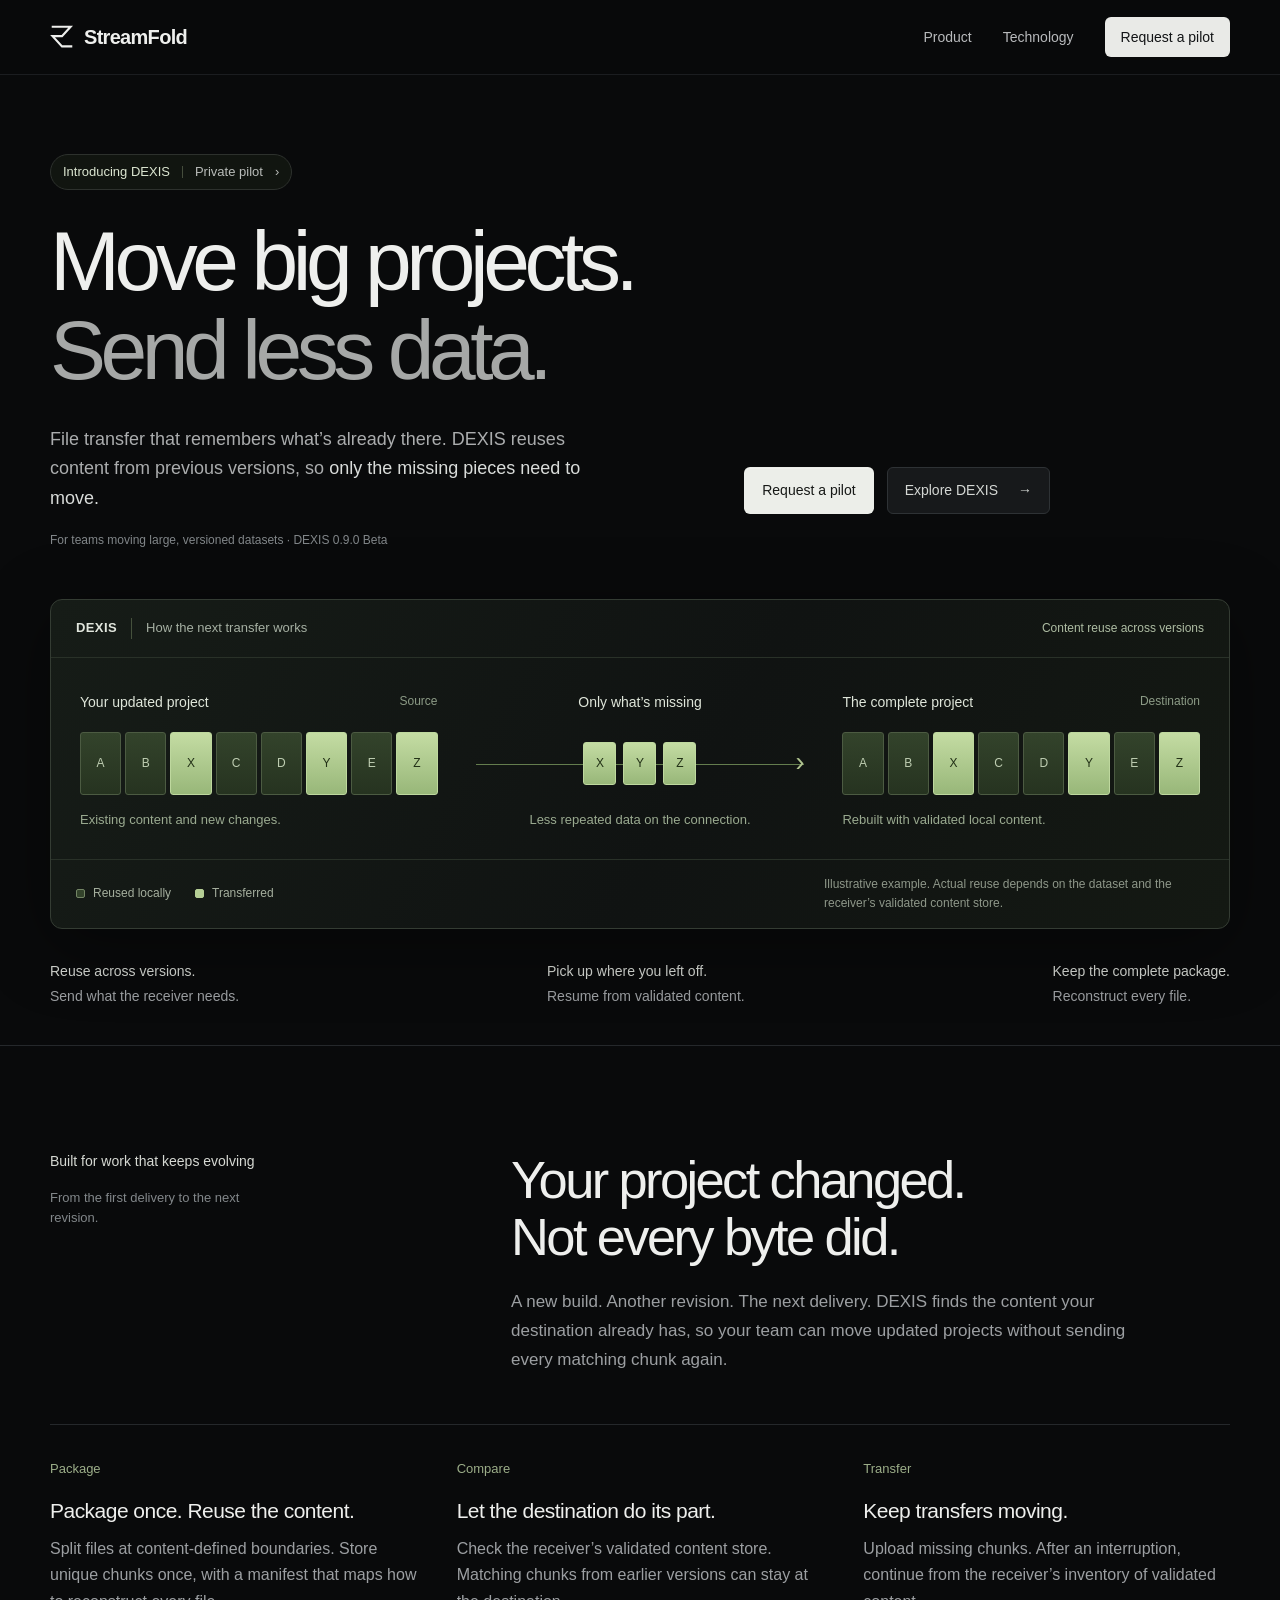
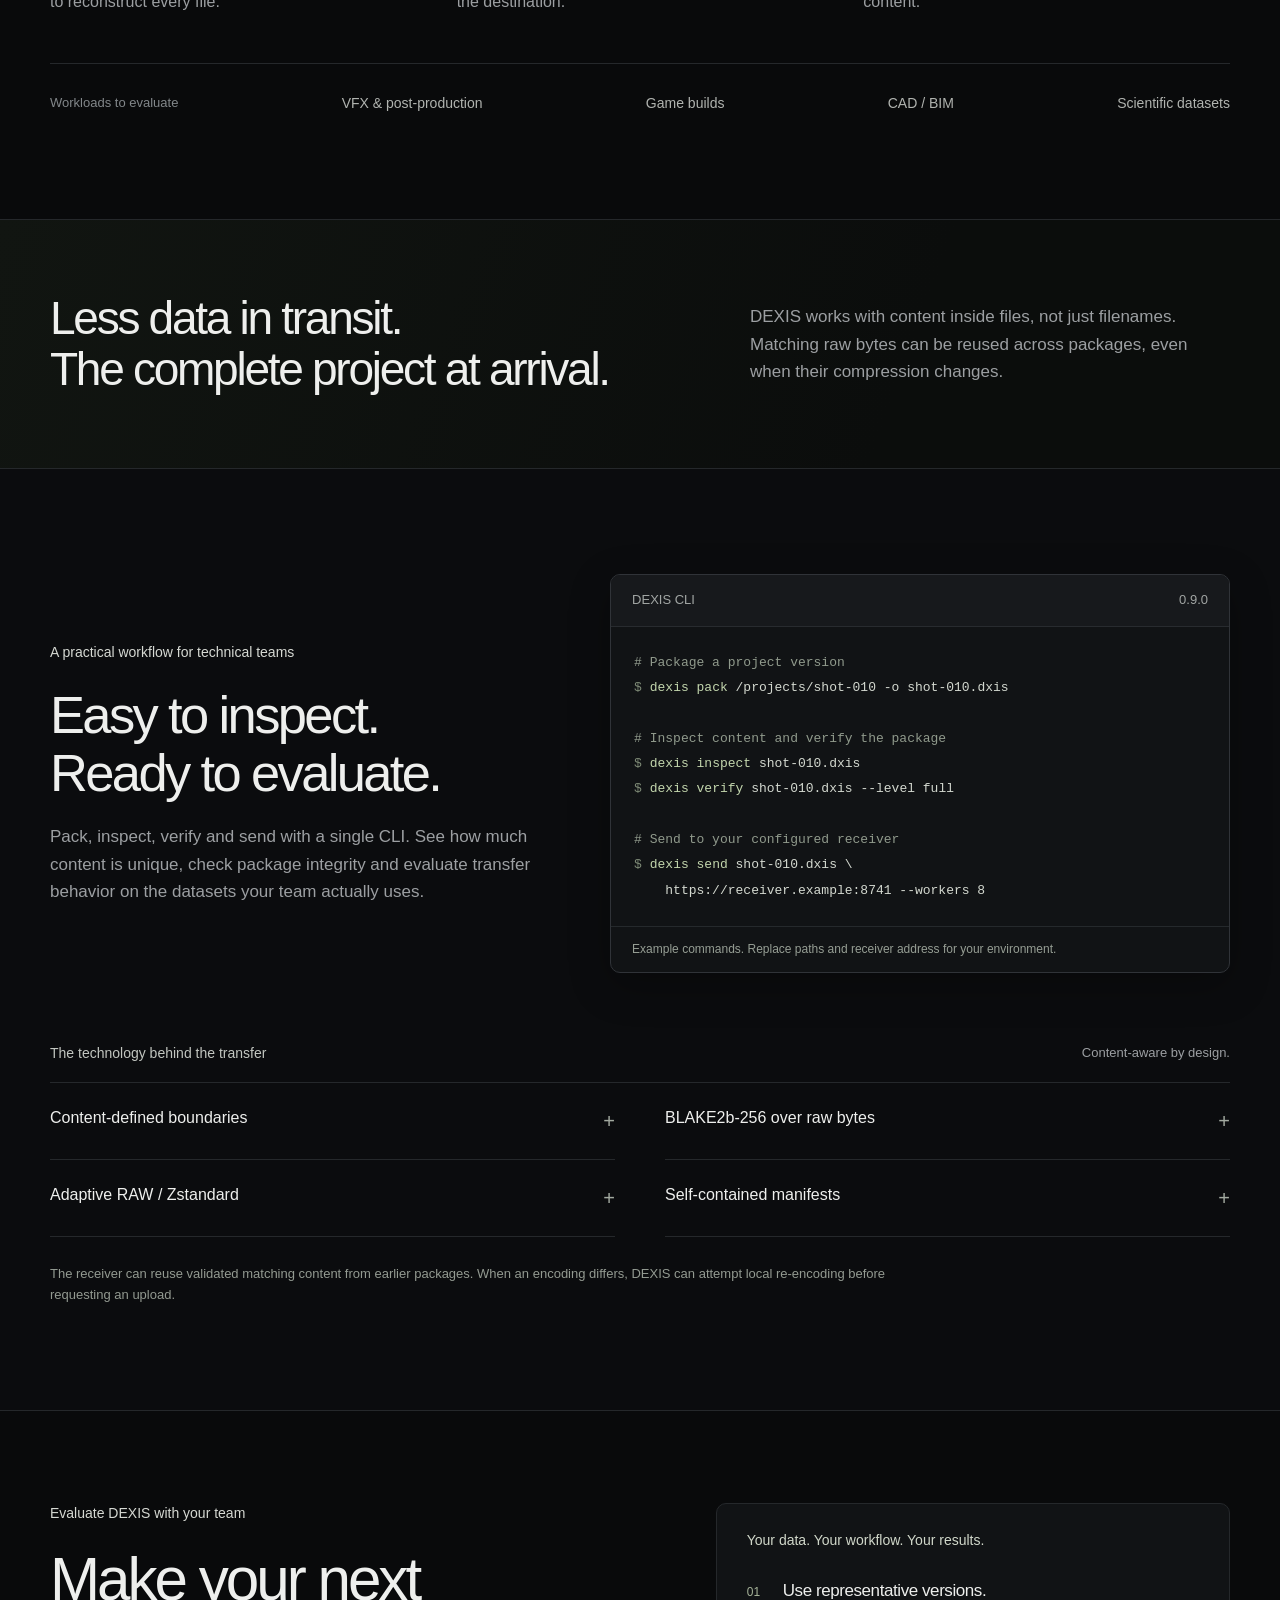
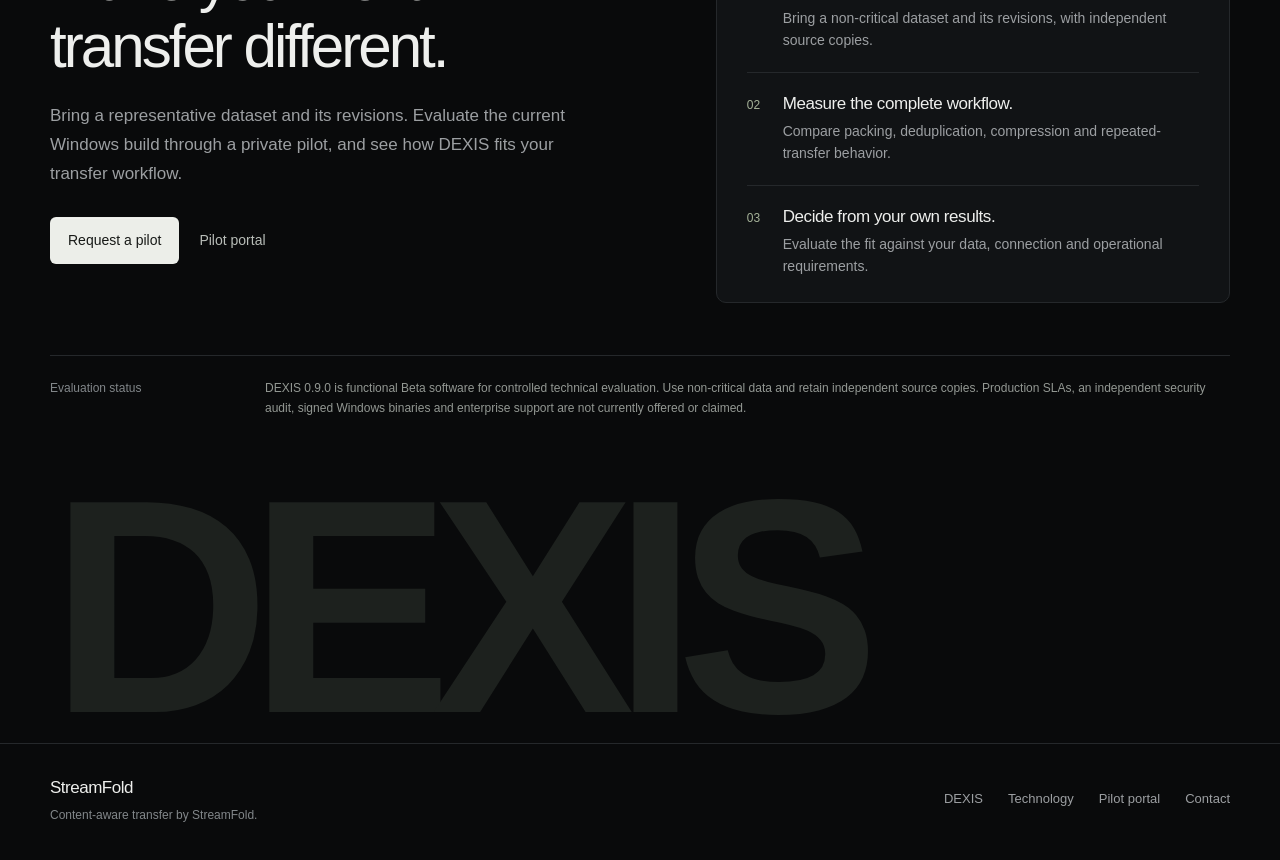
<file: index.html>
<!doctype html>
<html lang="en">
<head>
  <meta charset="utf-8">
  <meta name="viewport" content="width=device-width, initial-scale=1">
  <meta name="theme-color" content="#090a0b">
  <meta name="description" content="DEXIS by StreamFold transfers the missing content between project versions. Explore content-aware transfer for large datasets in a controlled private B2B pilot.">
  <title>DEXIS — Move big projects. Send less data. | StreamFold</title>
  <style>
    :root{--bg:#090a0b;--panel:#111315;--ink:#eeefed;--muted:#9c9fa2;--dim:#82878a;--line:#25282b;--accent:#b5c994;--sans:Inter,-apple-system,BlinkMacSystemFont,"Segoe UI",Helvetica,Arial,sans-serif;--mono:Consolas,"SFMono-Regular",monospace;--max:1180px}
    *{box-sizing:border-box}
    html{scroll-behavior:smooth;scroll-padding-top:100px;background:var(--bg)}
    body{margin:0;background:var(--bg);color:var(--ink);font:16px/1.6 var(--sans);-webkit-font-smoothing:antialiased}
    ::selection{background:var(--accent);color:var(--bg)}
    a{color:inherit;text-decoration:none}button{font:inherit}p{margin:0}svg{display:block}
    a,button,summary{-webkit-tap-highlight-color:transparent}
    a:focus-visible,button:focus-visible,summary:focus-visible{outline:2px solid var(--accent);outline-offset:5px}
    .wrap{width:min(calc(100% - 80px),var(--max));margin-inline:auto}
    .skip{position:fixed;top:10px;left:10px;z-index:100;background:var(--ink);color:var(--bg);padding:10px 20px;transform:translateY(-160%)}.skip:focus{transform:none}
    .nav{position:sticky;top:0;z-index:20;background:rgba(9,10,11,.94);backdrop-filter:blur(16px);border-bottom:1px solid #1b1d20}
    .nav-inner{min-height:74px;display:flex;align-items:center;justify-content:space-between;gap:30px}
    .brand{display:flex;align-items:center;gap:10px;font-size:20px;font-weight:600;letter-spacing:-.7px}.brand-mark{width:24px;height:26px;color:var(--ink)}
    .nav-links{display:flex;align-items:center;gap:31px;color:#b8babc;font-size:14px}.nav-links a:hover{color:white}
    .nav-cta{background:#e9eae7;color:#121416!important;padding:9px 16px;border-radius:6px;font-weight:500}.nav-cta:hover{background:white}
    .hero{border-bottom:1px solid var(--line);padding-top:79px;position:relative;overflow:hidden}
    .hero-intro{position:relative;max-width:1000px;padding-bottom:49px}
    .announcement{display:inline-flex;align-items:center;gap:12px;color:#b9bcb9;font-size:13px;line-height:1.5;border:1px solid #2d312d;border-radius:20px;padding:7px 12px;background:#111510}
    .announcement b{font-weight:500;color:#dce6d1}.announcement .separator{height:12px;width:1px;background:#454d3c}
    h1{font-size:clamp(52px,6.6vw,84px);font-weight:500;letter-spacing:-.065em;line-height:1.06;margin:27px 0 0;max-width:1010px}
    h1 span{color:#a6a8a7}
    .hero-description{display:flex;justify-content:space-between;gap:65px;align-items:flex-end;margin-top:30px}
    .hero-copy{max-width:570px;font-size:18px;color:#abadae;line-height:1.65}.hero-copy strong{color:#d9dcda;font-weight:400}
    .actions{display:flex;align-items:center;gap:13px;flex-wrap:wrap;flex-shrink:0}
    .button{min-height:45px;display:inline-flex;align-items:center;justify-content:center;gap:20px;padding:11px 17px;border-radius:6px;font-size:14px;font-weight:500;border:1px solid transparent;transition:background .2s,border-color .2s}
    .primary{background:#eceee9;color:#171917;box-shadow:0 1px 1px #ffffff40 inset}.primary:hover{background:white}
    .secondary{background:#17191b;border-color:#2e3235;color:#d4d7d4}.secondary:hover{background:#232729;border-color:#505552}
    .text-link{font-size:14px;color:#b8bdb8;padding:10px 0}.text-link:hover{color:white}
    .status{margin-top:17px;font-size:12px;color:var(--dim)}
    .transfer-figure{margin:0;border:1px solid #343c33;border-radius:12px;background:linear-gradient(120deg,#161c17,#101312 55%,#141913);overflow:hidden;position:relative;box-shadow:0 16px 70px #0006}
    .figure-head{display:flex;justify-content:space-between;align-items:center;gap:20px;padding:18px 25px;border-bottom:1px solid #293128;font-size:13px;color:#a6b0a3}
    .figure-title{display:flex;align-items:center;gap:14px}.figure-title strong{font-weight:600;color:#e1e6dd;letter-spacing:.4px}.figure-title span{border-left:1px solid #45513c;padding-left:14px}
    .figure-tag{font-size:12px;color:#aebda3}
    .flow-grid{display:grid;grid-template-columns:1fr .92fr 1fr;gap:38px;padding:33px 29px 29px;align-items:start}
    .flow-column{min-width:0}.data-label{display:flex;align-items:center;justify-content:space-between;gap:14px;font-size:14px;color:#dfe6da;margin-bottom:19px}.data-label small{font-size:12px;color:#8c9b86}
    .chunks{display:grid;grid-template-columns:repeat(8,minmax(0,1fr));gap:4px}.chunk{height:63px;border:1px solid #4c5b42;background:linear-gradient(#33432b,#263320);border-radius:3px;display:flex;align-items:center;justify-content:center;font-size:12px;color:#becdb1}
    .chunk.new{background:linear-gradient(#c4dca3,#98b779);border-color:#bed89e;color:#223016}
    .flow-note{font-size:13px;color:#9aaa90;margin-top:15px;line-height:1.5}
    .connection{display:flex;gap:7px;align-items:center;justify-content:center;min-height:63px;position:relative}
    .connection::before{content:"";position:absolute;inset:50% 0 auto;height:1px;background:#647d4e}
    .connection .chunk{position:relative;width:33px;height:43px}
    .connection::after{content:"›";position:absolute;right:0;top:9px;font-size:27px;color:#afc38f}
    .flow-column.middle .data-label{justify-content:center}.flow-column.middle .flow-note{text-align:center}
    .figure-foot{display:flex;align-items:center;justify-content:space-between;gap:20px;flex-wrap:wrap;padding:15px 25px;border-top:1px solid #293128;font-size:12px;color:#a5af9e}
    .legends{display:flex;gap:24px;flex-wrap:wrap}.legend{display:flex;align-items:center;gap:8px}.swatch{width:9px;height:9px;background:#33432b;border:1px solid #738565;border-radius:2px}.swatch.new{background:#b5ce95;border-color:#b5ce95}
    .figure-caption{font-size:12px;color:#8e9789;line-height:1.6;max-width:380px}
    .hero-bottom{display:flex;gap:30px;justify-content:space-between;padding:31px 0 37px}.hero-bottom p{font-size:14px;color:var(--muted)}.hero-bottom b{font-weight:500;color:#d5d8d3;display:block;margin-bottom:3px}
    .section{padding:105px 0;border-bottom:1px solid var(--line)}
    .section-heading{display:grid;grid-template-columns:.8fr 1.55fr;gap:90px;margin-bottom:49px}
    .section-index{font-size:14px;line-height:1.5;color:#d6d9d3;font-weight:500;margin-bottom:16px}.eyebrow{font-size:13px;color:var(--dim);line-height:1.55;max-width:210px}
    h2{font-size:clamp(37px,4.1vw,54px);font-weight:500;letter-spacing:-.05em;line-height:1.1;margin:0;max-width:740px;text-wrap:balance}
    .lead{font-size:17px;color:var(--muted);line-height:1.7;margin-top:22px;max-width:660px}
    h3{font-size:21px;line-height:1.3;letter-spacing:-.025em;font-weight:500;margin:0 0 12px}
    .steps{display:grid;grid-template-columns:repeat(3,1fr);gap:40px;padding-top:34px;border-top:1px solid var(--line)}
    .step-number{font-size:13px;color:#9cae89;display:block;margin-bottom:17px}.step p{font-size:16px;color:var(--muted);line-height:1.65}
    .workloads{display:flex;align-items:center;justify-content:space-between;gap:18px;flex-wrap:wrap;border-top:1px solid var(--line);padding-top:28px;margin-top:48px;font-size:14px;color:#b1b4b0}.workloads .eyebrow{max-width:none}
    .statement-section{padding:73px 0;border-bottom:1px solid var(--line);background:linear-gradient(110deg,#111511,#0b0d0c 70%)}
    .statement-inner{display:grid;grid-template-columns:1.25fr 1fr;gap:100px;align-items:center}.statement-inner h2{font-size:clamp(35px,3.6vw,47px)}.statement-inner p{font-size:17px;color:var(--muted);max-width:440px}
    .technology{background:#0b0c0e}.pipeline{display:grid;grid-template-columns:.9fr 1.15fr;gap:75px;align-items:center;padding-bottom:70px}.pipeline h2{margin-top:23px}.pipeline p{font-size:17px;color:var(--muted);margin-top:22px}
    .terminal{min-width:0;background:#111315;border:1px solid #303338;border-radius:10px;overflow:hidden;box-shadow:0 12px 40px #0004}
    .terminal-head{display:flex;justify-content:space-between;gap:18px;padding:15px 21px;font-size:13px;color:#a2a6a4;border-bottom:1px solid #282b2f;background:#17191c}
    .terminal pre{margin:0;padding:23px;overflow-x:auto;font:13px/1.95 var(--mono);color:#d4d9d0}.terminal code{font:inherit}.terminal .comment{color:#909a8c}.terminal .command{color:#c3d6ad}.terminal .prompt{color:#7e8a76;user-select:none}
    .terminal-note{font-size:12px!important;padding:13px 21px;border-top:1px solid #25292c;margin:0!important;color:#969e94!important}
    .spec-heading{display:flex;justify-content:space-between;gap:25px;padding-bottom:17px;border-bottom:1px solid var(--line)}.spec-heading .eyebrow{max-width:none;color:#c2c6c0;font-size:14px}.spec-heading p{font-size:13px;color:var(--muted)}
    .specs{display:grid;grid-template-columns:1fr 1fr;gap:0 50px}details{border-bottom:1px solid var(--line)}
    summary{list-style:none;cursor:pointer;display:grid;grid-template-columns:1fr auto;gap:15px;padding:23px 0;font-size:16px;font-weight:400;line-height:1.5}summary::-webkit-details-marker{display:none}summary::after{content:"+";font-size:20px;color:#a3aaa0}details[open] summary::after{content:"−"}.spec-label{display:none}
    details p{font-size:15px;line-height:1.65;color:var(--muted);padding:0 25px 24px 0}.reuse-note{font-size:13px;color:#939a91;margin-top:27px;max-width:850px}
    .pilot{padding:92px 0 0;overflow:hidden}.pilot-grid{display:grid;grid-template-columns:1.1fr 1fr;gap:100px;align-items:start}.pilot h2{margin-top:23px;font-size:clamp(42px,4.7vw,64px)}.pilot .lead{font-size:17px;max-width:520px}.pilot .actions{margin-top:29px;gap:20px}
    .evaluation{padding:25px 30px;border:1px solid var(--line);border-radius:10px;background:#111315}.evaluation-title{font-size:14px;color:#d1d8ca;font-weight:500;padding-bottom:8px}.evaluation-row{display:grid;grid-template-columns:22px 1fr;gap:14px;padding:20px 0;border-bottom:1px solid var(--line)}.evaluation-row:last-child{border:0;padding-bottom:0}.evaluation-row>span{font-size:12px;color:#a6b399;padding-top:3px}.evaluation-row h3{font-size:17px;margin-bottom:5px}.evaluation-row p{font-size:14px;color:var(--muted);line-height:1.6}
    .disclaimer{margin-top:52px;padding:23px 0;display:grid;grid-template-columns:180px 1fr;gap:35px;border-top:1px solid var(--line)}.disclaimer p{font-size:12px;color:#939893}.disclaimer .eyebrow{font-size:12px}
    .wordmark{font-size:clamp(100px,24vw,305px);font-weight:600;letter-spacing:-.07em;line-height:1;margin:13px 0 -16px;color:#1d211e;user-select:none}
    footer{border-top:1px solid var(--line);padding:30px 0 35px}.footer-inner{display:flex;align-items:center;justify-content:space-between;gap:25px}.footer-brand{font-size:17px;font-weight:500;letter-spacing:-.5px}.footer-sub{font-size:12px;color:var(--dim);margin-top:5px}.footer-links{display:flex;gap:25px;font-size:13px;color:var(--muted)}.footer-links a:hover{color:white}
    @media(min-width:1500px){.hero{padding-top:100px}.hero-intro{padding-bottom:62px}}
    @media(max-width:1050px){.hero-description{gap:35px;align-items:start;flex-direction:column}.hero-copy{max-width:640px}.hero-intro{padding-bottom:38px}.flow-grid{gap:23px;padding-inline:23px}.section-heading{gap:55px}.pipeline{gap:40px}.pilot-grid{gap:50px}.statement-inner{gap:60px}.chunk{height:52px}.connection{min-height:52px}.connection::after{top:3px}}
    @media(max-width:800px){.wrap{width:calc(100% - 48px)}.hero{padding-top:56px}h1{font-size:clamp(45px,7.8vw,65px)}.flow-grid{grid-template-columns:1fr;gap:26px;padding:25px}.chunk{height:40px}.flow-column.middle .data-label,.flow-column.middle .flow-note{text-align:left;justify-content:flex-start}.connection{justify-content:flex-start;min-height:44px;padding-left:12px}.connection::before{right:35%}.connection::after{right:35%;top:0}.connection .chunk{height:32px}.data-label{margin-bottom:12px}.flow-note{margin-top:10px}.figure-foot{gap:14px}.figure-caption{max-width:none}.hero-bottom{gap:20px}.hero-bottom p{font-size:13px}.section{padding:76px 0}.section-heading{grid-template-columns:1fr;gap:22px}.section-heading .section-index{margin-bottom:5px}.eyebrow{max-width:none}.steps{gap:25px}.statement-inner{grid-template-columns:1fr;gap:22px}.statement-inner p{max-width:640px}.pipeline{grid-template-columns:1fr;gap:30px;padding-bottom:50px}.pipeline>div:first-child{max-width:600px}.pilot-grid{grid-template-columns:1fr;gap:35px}.pilot{padding-top:70px}.specs{gap:0 30px}.disclaimer{grid-template-columns:1fr;gap:10px}.wordmark{margin-bottom:-9px}}
    @media(max-width:550px){.wrap{width:calc(100% - 36px)}.nav-inner{min-height:68px;gap:15px}.brand{font-size:18px}.brand-mark{width:21px}.nav-links>a:not(.nav-cta){display:none}.nav-links{gap:0}.nav-cta{font-size:13px;padding:8px 12px}.hero{padding-top:40px}h1{font-size:clamp(39px,9.3vw,52px);letter-spacing:-.055em;line-height:1.1;margin-top:25px}.announcement{font-size:12px;gap:9px}.hero-description{margin-top:24px;gap:24px}.hero-copy{font-size:17px}.actions{gap:10px}.button{font-size:14px;padding:11px 14px;gap:12px}.figure-head{padding:15px 17px;gap:10px}.figure-title{gap:10px}.figure-title span{padding-left:10px;font-size:12px}.figure-tag{display:none}.flow-grid{padding:22px 17px}.figure-foot{padding:17px}.legends{gap:18px}.hero-bottom{display:grid;grid-template-columns:1fr;gap:0;padding:14px 0 24px}.hero-bottom p{padding:13px 0;font-size:14px}.hero-bottom p+p{border-top:1px solid var(--line)}.hero-bottom b{display:inline;margin-right:6px}.section{padding:61px 0}.section-heading{margin-bottom:30px}h2{font-size:36px;letter-spacing:-.045em}.steps{grid-template-columns:1fr;gap:0;padding-top:0}.step{padding:25px 0;border-bottom:1px solid var(--line)}.step:last-child{border:0;padding-bottom:0}.step-number{margin-bottom:10px}.workloads{justify-content:flex-start;gap:14px 23px;margin-top:35px}.workloads .eyebrow{width:100%}.statement-section{padding:44px 0}.statement-inner h2{font-size:35px}.statement-inner p{font-size:16px}.terminal pre{padding:18px;font-size:13px}.terminal-head{padding:14px 18px;font-size:12px}.spec-heading{display:block}.spec-heading p{margin-top:7px}.specs{grid-template-columns:1fr}.pilot h2{font-size:42px}.pilot .actions{gap:10px 21px}.evaluation{padding:22px}.disclaimer{margin-top:34px}.footer-inner{align-items:start;flex-direction:column;gap:23px}.footer-links{gap:20px;flex-wrap:wrap}}
    @media(prefers-reduced-motion:reduce){html{scroll-behavior:auto}*,*::before,*::after{transition:none!important}}
    @media print{.nav,.skip,.actions,.wordmark{display:none}.hero{padding-top:20px}.section,.pilot{padding:30px 0}.wrap{width:100%}.section-heading,.pipeline,.pilot-grid{display:block}.transfer-figure,.terminal{margin-top:20px}body{print-color-adjust:exact;-webkit-print-color-adjust:exact}}
  </style>
</head>
<body>
  <a href="#main" class="skip">Skip to content</a>
  <nav class="nav" aria-label="Main navigation">
    <div class="wrap nav-inner">
      <a class="brand" href="#main" aria-label="StreamFold home">
        <svg class="brand-mark" viewBox="0 0 28 30" fill="none" aria-hidden="true"><path d="M2 3H24L14 14H3L14 26H26" stroke="currentColor" stroke-width="2.5" stroke-linejoin="miter"/></svg>
        StreamFold
      </a>
      <div class="nav-links">
        <a href="#second-transfer">Product</a>
        <a href="#inside">Technology</a>
        <a class="nav-cta" href="#pilot">Request a pilot</a>
      </div>
    </div>
  </nav>

  <main id="main">
    <header class="hero">
      <div class="wrap">
        <div class="hero-intro">
          <a class="announcement" href="#pilot"><b>Introducing DEXIS</b><span class="separator" aria-hidden="true"></span>Private pilot <span aria-hidden="true">›</span></a>
          <h1>Move big projects.<br><span>Send less data.</span></h1>
          <div class="hero-description">
            <p class="hero-copy">File transfer that remembers what’s already there. DEXIS reuses content from previous versions, so <strong>only the missing pieces need to move.</strong></p>
            <div class="actions"><a class="button primary" href="#pilot">Request a pilot</a><a class="button secondary" href="#second-transfer">Explore DEXIS <span aria-hidden="true">→</span></a></div>
          </div>
          <p class="status">For teams moving large, versioned datasets · DEXIS 0.9.0 Beta</p>
        </div>
        <figure class="transfer-figure" aria-labelledby="flow-title flow-caption">
          <div class="figure-head"><div class="figure-title"><strong>DEXIS</strong><span id="flow-title">How the next transfer works</span></div><span class="figure-tag">Content reuse across versions</span></div>
          <div class="flow-grid">
            <div class="flow-column">
              <div class="data-label"><span>Your updated project</span><small>Source</small></div>
              <div class="chunks" aria-label="Updated content: A, B, X, C, D, Y, E, Z."><span class="chunk">A</span><span class="chunk">B</span><span class="chunk new">X</span><span class="chunk">C</span><span class="chunk">D</span><span class="chunk new">Y</span><span class="chunk">E</span><span class="chunk new">Z</span></div>
              <p class="flow-note">Existing content and new changes.</p>
            </div>
            <div class="flow-column middle">
              <div class="data-label"><span>Only what’s missing</span></div>
              <div class="connection" aria-label="Only missing chunks X, Y, Z cross the connection."><span class="chunk new">X</span><span class="chunk new">Y</span><span class="chunk new">Z</span></div>
              <p class="flow-note">Less repeated data on the connection.</p>
            </div>
            <div class="flow-column">
              <div class="data-label"><span>The complete project</span><small>Destination</small></div>
              <div class="chunks" aria-label="Reconstructed content: A, B, X, C, D, Y, E, Z."><span class="chunk">A</span><span class="chunk">B</span><span class="chunk new">X</span><span class="chunk">C</span><span class="chunk">D</span><span class="chunk new">Y</span><span class="chunk">E</span><span class="chunk new">Z</span></div>
              <p class="flow-note">Rebuilt with validated local content.</p>
            </div>
          </div>
          <figcaption class="figure-foot" id="flow-caption"><div class="legends"><span class="legend"><i class="swatch" aria-hidden="true"></i>Reused locally</span><span class="legend"><i class="swatch new" aria-hidden="true"></i>Transferred</span></div><span class="figure-caption">Illustrative example. Actual reuse depends on the dataset and the receiver’s validated content store.</span></figcaption>
        </figure>
        <div class="hero-bottom">
          <p><b>Reuse across versions.</b>Send what the receiver needs.</p>
          <p><b>Pick up where you left off.</b>Resume from validated content.</p>
          <p><b>Keep the complete package.</b>Reconstruct every file.</p>
        </div>
      </div>
    </header>

    <section class="section" id="second-transfer">
      <div class="wrap">
        <div class="section-heading">
          <div><div class="section-index">Built for work that keeps evolving</div><div class="eyebrow">From the first delivery to the next revision.</div></div>
          <div><h2>Your project changed.<br>Not every byte did.</h2><p class="lead">A new build. Another revision. The next delivery. DEXIS finds the content your destination already has, so your team can move updated projects without sending every matching chunk again.</p></div>
        </div>
        <div class="steps">
          <article class="step"><span class="step-number">Package</span><h3>Package once. Reuse the content.</h3><p>Split files at content-defined boundaries. Store unique chunks once, with a manifest that maps how to reconstruct every file.</p></article>
          <article class="step"><span class="step-number">Compare</span><h3>Let the destination do its part.</h3><p>Check the receiver’s validated content store. Matching chunks from earlier versions can stay at the destination.</p></article>
          <article class="step"><span class="step-number">Transfer</span><h3>Keep transfers moving.</h3><p>Upload missing chunks. After an interruption, continue from the receiver’s inventory of validated content.</p></article>
        </div>
        <div class="workloads" aria-label="Workloads to evaluate"><span class="eyebrow">Workloads to evaluate</span><span>VFX &amp; post-production</span><span>Game builds</span><span>CAD / BIM</span><span>Scientific datasets</span></div>
      </div>
    </section>

    <section class="statement-section" aria-labelledby="reuse-heading">
      <div class="wrap statement-inner">
        <h2 id="reuse-heading">Less data in transit.<br>The complete project at arrival.</h2>
        <p>DEXIS works with content inside files, not just filenames. Matching raw bytes can be reused across packages, even when their compression changes.</p>
      </div>
    </section>

    <section class="section technology" id="inside">
      <div class="wrap">
        <div class="pipeline">
          <div><div class="section-index">A practical workflow for technical teams</div><h2>Easy to inspect.<br>Ready to evaluate.</h2><p>Pack, inspect, verify and send with a single CLI. See how much content is unique, check package integrity and evaluate transfer behavior on the datasets your team actually uses.</p></div>
          <div class="terminal" aria-label="DEXIS command examples">
            <div class="terminal-head"><span>DEXIS CLI</span><span>0.9.0</span></div>
            <pre><code><span class="comment"># Package a project version</span>
<span class="prompt">$</span> <span class="command">dexis pack</span> /projects/shot-010 -o shot-010.dxis

<span class="comment"># Inspect content and verify the package</span>
<span class="prompt">$</span> <span class="command">dexis inspect</span> shot-010.dxis
<span class="prompt">$</span> <span class="command">dexis verify</span> shot-010.dxis --level full

<span class="comment"># Send to your configured receiver</span>
<span class="prompt">$</span> <span class="command">dexis send</span> shot-010.dxis \
    https://receiver.example:8741 --workers 8</code></pre>
            <p class="terminal-note">Example commands. Replace paths and receiver address for your environment.</p>
          </div>
        </div>
        <div class="spec-heading"><div class="eyebrow">The technology behind the transfer</div><p>Content-aware by design.</p></div>
        <div class="specs">
          <details><summary><span class="spec-label">CHUNKING</span>Content-defined boundaries</summary><p>FastCDC-style chunking identifies boundaries from file content. A native Rust/PyO3 scanner handles the bytewise hot path, with a matching Python fallback as the reference path.</p></details>
          <details><summary><span class="spec-label">IDENTITY</span>BLAKE2b-256 over raw bytes</summary><p>Chunk identity comes from the original, uncompressed bytes. Compression choices do not change how DEXIS identifies the underlying content.</p></details>
          <details><summary><span class="spec-label">STORAGE</span>Adaptive RAW / Zstandard</summary><p>Adaptive mode probes new unique chunks and keeps Zstandard only when the complete chunk meets the configured savings threshold. Otherwise, it stores the raw content.</p></details>
          <details><summary><span class="spec-label">REBUILD</span>Self-contained manifests</summary><p>SQLite manifests record exact reconstruction maps. Packages remain self-contained, without a permanent dependency on the receiver’s shared cache.</p></details>
        </div>
        <p class="reuse-note">The receiver can reuse validated matching content from earlier packages. When an encoding differs, DEXIS can attempt local re-encoding before requesting an upload.</p>
      </div>
    </section>

    <section class="pilot" id="pilot">
      <div class="wrap">
        <div class="pilot-grid">
          <div>
            <div class="section-index">Evaluate DEXIS with your team</div>
            <h2>Make your next<br>transfer different.</h2>
            <p class="lead">Bring a representative dataset and its revisions. Evaluate the current Windows build through a private pilot, and see how DEXIS fits your transfer workflow.</p>
            <div class="actions">
              <a class="button primary" href="mailto:pilot@streamfolds.com.br?subject=DEXIS%20%E2%80%94%20Private%20pilot%20inquiry">Request a pilot</a>
              <a class="text-link" href="pilot/">Pilot portal</a>
            </div>
          </div>
          <div class="evaluation">
            <div class="evaluation-title">Your data. Your workflow. Your results.</div>
            <div class="evaluation-row"><span>01</span><div><h3>Use representative versions.</h3><p>Bring a non-critical dataset and its revisions, with independent source copies.</p></div></div>
            <div class="evaluation-row"><span>02</span><div><h3>Measure the complete workflow.</h3><p>Compare packing, deduplication, compression and repeated-transfer behavior.</p></div></div>
            <div class="evaluation-row"><span>03</span><div><h3>Decide from your own results.</h3><p>Evaluate the fit against your data, connection and operational requirements.</p></div></div>
          </div>
        </div>
        <div class="disclaimer"><div class="eyebrow">Evaluation status</div><p>DEXIS 0.9.0 is functional Beta software for controlled technical evaluation. Use non-critical data and retain independent source copies. Production SLAs, an independent security audit, signed Windows binaries and enterprise support are not currently offered or claimed.</p></div>
        <div class="wordmark" aria-hidden="true">DEXIS</div>
      </div>
    </section>
  </main>
  <footer>
    <div class="wrap footer-inner">
      <div><a class="footer-brand" href="#main">StreamFold</a><p class="footer-sub">Content-aware transfer by StreamFold.</p></div>
      <div class="footer-links"><a href="#second-transfer">DEXIS</a><a href="#inside">Technology</a><a href="pilot/">Pilot portal</a><a href="mailto:pilot@streamfolds.com.br">Contact</a></div>
    </div>
  </footer>
</body>
</html>
</file>
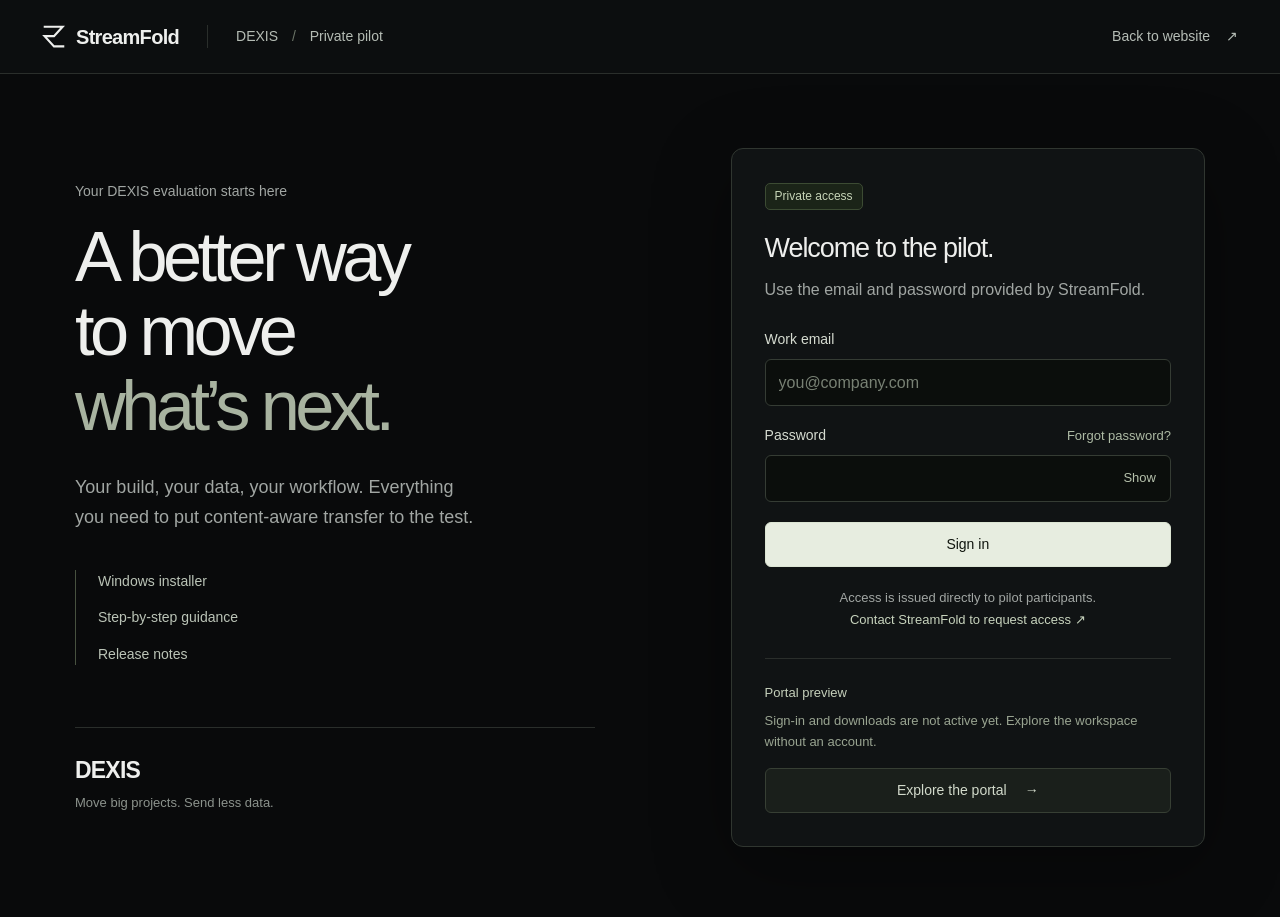
<file: pilot/index.html>
<!doctype html>
<html lang="en">
<head>
  <meta charset="utf-8">
  <meta name="viewport" content="width=device-width, initial-scale=1">
  <meta name="theme-color" content="#090a0b">
  <meta name="robots" content="noindex, nofollow">
  <meta name="description" content="The DEXIS private pilot portal. Installation, downloads and guidance for your evaluation.">
  <title>Pilot portal · DEXIS by StreamFold</title>
  <link rel="stylesheet" href="pilot.css">
  <script src="service.js" defer></script>
  <script src="pilot.js" defer></script>
</head>
<body>
  <a class="skip" href="#main">Skip to content</a>
  <header class="topbar">
    <a class="brand" href="../index.html" aria-label="StreamFold home"><svg viewBox="0 0 28 30" fill="none" aria-hidden="true"><path d="M2 3H24L14 14H3L14 26H26" stroke="currentColor" stroke-width="2.5"/></svg>StreamFold</a>
    <span class="topbar-label">DEXIS <span>/</span> Private pilot</span>
    <a class="back-link" href="../index.html">Back to website <span aria-hidden="true">↗</span></a>
  </header>
  <noscript><p class="notice">Enable JavaScript to explore the portal. Sign-in and downloads are not active yet. For pilot access, contact pilot@streamfolds.com.br.</p></noscript>
  <main id="main">
    <div id="login-view" class="login-layout">
      <section class="login-story" aria-labelledby="intro-title">
        <div class="eyebrow">Your DEXIS evaluation starts here</div>
        <h1 id="intro-title">A better way<br>to move<br><span>what’s next.</span></h1>
        <p>Your build, your data, your workflow. Everything you need to put content-aware transfer to the test.</p>
        <div class="story-features"><span>Windows installer</span><span>Step-by-step guidance</span><span>Release notes</span></div>
        <div class="story-footer"><strong>DEXIS</strong><span>Move big projects. Send less data.</span></div>
      </section>
      <section class="login-card" aria-labelledby="login-title">
        <div class="badge">Private access</div>
        <h2 id="login-title">Welcome to the pilot.</h2>
        <p class="muted">Use the email and password provided by StreamFold.</p>
        <form id="login-form" method="post">
          <label for="email">Work email</label>
          <input id="email" type="email" autocomplete="username" placeholder="you@company.com" required maxlength="254" aria-describedby="login-message">
          <div class="label-row"><label for="password">Password</label><button class="text-button" type="button" data-open-dialog="reset-dialog">Forgot password?</button></div>
          <div class="password-field"><input id="password" type="password" autocomplete="current-password" required aria-describedby="login-message"><button type="button" data-toggle-password="password" aria-label="Show password" aria-pressed="false">Show</button></div>
          <p class="form-message" id="login-message" role="status" aria-live="polite"></p>
          <button type="submit" class="button primary full" id="sign-in" disabled>Sign in</button>
        </form>
        <p class="access-note">Access is issued directly to pilot participants.<br><a href="mailto:pilot@streamfolds.com.br?subject=DEXIS%20pilot%20access">Contact StreamFold to request access ↗</a></p>
        <div class="preview-entry"><span>Portal preview</span><p>Sign-in and downloads are not active yet. Explore the workspace without an account.</p><a class="button secondary full" href="?preview=1">Explore the portal <span aria-hidden="true">→</span></a></div>
      </section>
    </div>

    <div id="portal-view" hidden>
      <div class="preview-banner"><div><strong>Portal preview</strong><span>Sample workspace · Sign-in, downloads and account changes are not active.</span></div><a href="./">Exit preview</a></div>
      <div class="workspace">
        <aside class="sidebar">
          <div class="workspace-name"><div class="workspace-icon" aria-hidden="true">D</div><div><strong>DEXIS pilot</strong><span>Preview workspace</span></div></div>
          <nav class="workspace-nav" aria-label="Pilot workspace">
            <a href="#overview" data-page="overview" aria-current="page"><span aria-hidden="true">01</span>Overview</a>
            <a href="#downloads" data-page="downloads"><span aria-hidden="true">02</span>Downloads</a>
            <a href="#guide" data-page="guide"><span aria-hidden="true">03</span>Getting started</a>
            <a href="#releases" data-page="releases"><span aria-hidden="true">04</span>Release notes</a>
            <a href="#support" data-page="support"><span aria-hidden="true">05</span>Support</a>
            <a href="#account" data-page="account"><span aria-hidden="true">06</span>Account</a>
          </nav>
          <div class="sidebar-foot"><span>Controlled technical evaluation</span><strong>DEXIS 0.9.0 Beta</strong><a href="./">Return to sign in</a></div>
        </aside>
        <div class="workspace-content">
          <section id="overview" class="page-panel" aria-labelledby="overview-title">
            <div class="page-heading"><div><div class="eyebrow">Your pilot workspace</div><h1 id="overview-title" tabindex="-1">Ready for the next transfer.</h1><p>Install DEXIS, run your first workflow and see what the next version can reuse.</p></div><span class="badge">Preview</span></div>
            <div class="overview-grid">
              <article class="featured-download">
                <div class="release-top"><span class="product-label">DEXIS</span><span class="badge">Beta</span></div>
                <h2>Start with the Windows installer.</h2><p>Includes the application, Python runtime and native Rust core. No separate developer tools required.</p>
                <div class="release-facts"><span>Windows 10+ · 64-bit</span><span>Version 0.9.0</span></div>
                <button class="button primary" type="button" disabled>Download for Windows <span aria-hidden="true">↓</span></button><p class="small download-note">Downloads open after pilot access is activated.</p>
                <a class="inline-link" href="#downloads">View packages and checksums →</a>
              </article>
              <article class="start-list"><h2>Your first evaluation</h2><a href="#guide"><span class="step-dot">1</span><div><strong>Install and check DEXIS</strong><p>Open a new terminal and confirm the version.</p></div><span aria-hidden="true">↗</span></a><a href="#guide"><span class="step-dot">2</span><div><strong>Pack a sample project</strong><p>Inspect, verify and reconstruct your files.</p></div><span aria-hidden="true">↗</span></a><a href="#guide"><span class="step-dot">3</span><div><strong>Transfer the next version</strong><p>Observe content reuse at the receiver.</p></div><span aria-hidden="true">↗</span></a></article>
            </div>
            <div class="section-label">Make the evaluation useful</div>
            <div class="insight-row"><article><h3>Use representative data.</h3><p>Choose a non-critical project and a later revision. Keep independent copies of the originals.</p></article><article><h3>Measure the whole workflow.</h3><p>Compare packing time, unique content, stored bytes and repeated-transfer behavior.</p></article><article><h3>Share what you find.</h3><p>Bring your results and workflow questions to StreamFold.</p><a class="inline-link" href="#support">Contact support →</a></article></div>
          </section>

          <section id="downloads" class="page-panel" aria-labelledby="downloads-title" hidden>
            <div class="page-heading"><div><div class="eyebrow">Builds and packages</div><h1 id="downloads-title" tabindex="-1">Download DEXIS.</h1><p>The current release for controlled Windows evaluation.</p></div><span class="badge">0.9.0 Beta</span></div>
            <div class="notice">This is a preview of the download area. No installer or private download link is exposed here.</div>
            <div class="package-list">
              <article class="package"><div class="file-icon" aria-hidden="true">EXE</div><div class="package-info"><h2>Windows installer <span class="recommended">Recommended</span></h2><p>DEXIS-Setup.exe · 10.32 MB · Windows 10 or later, 64-bit</p><span class="small">Includes the standalone application and native core.</span></div><button type="button" class="button primary" disabled>Download ↓</button></article>
              <article class="package"><div class="file-icon" aria-hidden="true">ZIP</div><div class="package-info"><h2>Portable package</h2><p>No portable archive has been assigned to this pilot yet.</p><span class="small">Availability will be confirmed with your pilot release.</span></div><button type="button" class="button secondary" disabled>Not available</button></article>
              <article class="package"><div class="file-icon" aria-hidden="true">SHA</div><div class="package-info"><h2>Installer checksum</h2><p>SHA-256 · DEXIS-Setup.exe · v0.9.0-beta</p><code class="hash" id="installer-hash">e17c1ea76c5d85e26d73397a6e695dacf81ac022e16ad0f63078e64a8248edf2</code></div><button type="button" class="button secondary" data-copy="installer-hash">Copy hash</button></article>
            </div>
            <details class="guide-detail"><summary>Before you install</summary><div><p>Read and accept the Beta EULA provided with the installer. Administrative permission is required. Current Windows binaries are unsigned; contact StreamFold if your organization requires a signed application.</p><p>Verify the downloaded installer in PowerShell and compare the result with the SHA-256 above.</p><div class="code-block"><div class="code-head"><span>PowerShell</span><button type="button" data-copy="hash-command">Copy</button></div><pre><code id="hash-command">Get-FileHash .\DEXIS-Setup.exe -Algorithm SHA256</code></pre></div></div></details>
            <p class="small section-note">Release date: 7 October 2026. The application reports DEXIS 0.9.0; the distribution is Beta software.</p>
          </section>

          <section id="guide" class="page-panel" aria-labelledby="guide-title" hidden>
            <div class="page-heading"><div><div class="eyebrow">From installation to your second transfer</div><h1 id="guide-title" tabindex="-1">Getting started.</h1><p>Run a local evaluation first. The commands below use PowerShell on Windows.</p></div></div>
            <div class="notice">Use a non-critical sample and keep independent source copies. Replace example paths with your own.</div>
            <details class="guide-detail" open><summary><span class="step-dot">1</span>Install and verify the application</summary><div><p>Run DEXIS-Setup.exe, review the license and complete installation. Open a <strong>new PowerShell window</strong> so the updated PATH takes effect.</p><div class="code-block"><div class="code-head"><span>PowerShell</span><button type="button" data-copy="install-command">Copy</button></div><pre><code id="install-command">dexis --version
dexis --help</code></pre></div><p class="small">Expected version: DEXIS 0.9.0. Python, Rust and pip are bundled or unnecessary for installer users.</p></div></details>
            <details class="guide-detail"><summary><span class="step-dot">2</span>Pack, inspect and reconstruct a sample</summary><div><p>In a working folder, create a <code>sample</code> directory with copies of a few representative files. DEXIS writes <code>sample-v1.dxis</code> as a directory containing the complete package.</p><div class="code-block"><div class="code-head"><span>PowerShell · sample project</span><button type="button" data-copy="pack-command">Copy</button></div><pre><code id="pack-command">dexis pack .\sample -o .\sample-v1.dxis
dexis inspect .\sample-v1.dxis
dexis verify .\sample-v1.dxis --level full
dexis unpack .\sample-v1.dxis -d .\restored-v1</code></pre></div><p>Inspect separates logical bytes, unique raw bytes and stored chunk bytes. Deduplication and compression are different savings mechanisms.</p><p class="small">The input root name is preserved: your files will be reconstructed under restored-v1\sample.</p></div></details>
            <details class="guide-detail"><summary><span class="step-dot">3</span>Start a local receiver</summary><div><p>For the first test, run the receiver on the same computer. Set a long random token of your own. Use the <strong>same token in both terminal windows</strong>; the example text below must be replaced.</p><div class="code-block"><div class="code-head"><span>PowerShell · terminal 1</span><button type="button" data-copy="receiver-command">Copy</button></div><pre><code id="receiver-command">$env:DEXIS_TOKEN = "REPLACE_WITH_YOUR_OWN_LONG_RANDOM_SECRET"
dexis serve --root .\received --host 127.0.0.1 --port 8741</code></pre></div><p>Keep this window running. In a second PowerShell window, open the folder containing your sample package and send it:</p><div class="code-block"><div class="code-head"><span>PowerShell · terminal 2</span><button type="button" data-copy="sender-command">Copy</button></div><pre><code id="sender-command">$env:DEXIS_TOKEN = "REPLACE_WITH_YOUR_OWN_LONG_RANDOM_SECRET"
dexis send .\sample-v1.dxis http://127.0.0.1:8741</code></pre></div><p class="small">This HTTP example binds to loopback for testing on one computer. Transfers between computers need a planned receiver setup; use HTTPS on untrusted networks. <a class="inline-link" href="#support">Ask StreamFold about your deployment.</a></p></div></details>
            <details class="guide-detail"><summary><span class="step-dot">4</span>Send the next version</summary><div><p>Keep the receiver and its <code>received</code> directory. Edit a few files in your sample, then create a <strong>new package</strong> and send it from the same second terminal.</p><div class="code-block"><div class="code-head"><span>PowerShell · terminal 2</span><button type="button" data-copy="revision-command">Copy</button></div><pre><code id="revision-command">dexis pack .\sample -o .\sample-v2.dxis
dexis inspect .\sample-v2.dxis
dexis verify .\sample-v2.dxis --level full
dexis send .\sample-v2.dxis http://127.0.0.1:8741</code></pre></div><p>DEXIS checks validated content already at the receiver and uploads missing chunks. Compare the two transfers. Actual reuse depends on matching raw bytes, not visual similarity between files.</p><p class="small">Keep received packages and the shared cache intact. To resume an interrupted send, rerun the send command for that same package.</p></div></details>
            <details class="guide-detail"><summary><span class="step-dot">5</span>Record the results</summary><div><p>Record source size, packing time, unique raw bytes, stored bytes, transfer time and observed reuse for each version. Include DEXIS version, Windows version and whether the test used loopback or a network.</p><p>Loopback is useful for verifying the workflow. Measure your actual connection separately before drawing conclusions about network performance.</p><a class="button secondary" href="#support">Share results with StreamFold →</a></div></details>
          </section>

          <section id="releases" class="page-panel" aria-labelledby="releases-title" hidden>
            <div class="page-heading"><div><div class="eyebrow">What changed</div><h1 id="releases-title" tabindex="-1">Release notes.</h1><p>Changes relevant to your evaluation and installation.</p></div></div>
            <article class="release-entry"><div class="release-date"><span>7 October 2026</span><span class="badge">Current pilot build</span></div><h2>DEXIS 0.9.0 Beta</h2><p>Operational hardening and validated Windows packaging for controlled evaluation.</p><ul><li>Atomic publication and stronger recovery behavior for interrupted workflows.</li><li>Receiver cache controls, bounded retries and improved source-change detection.</li><li>Native Rust and Python fallback test suites validated on Windows.</li><li>Windows installer build, installation, removal and round-trip smoke tests passed.</li></ul><p class="small">The installed application reports DEXIS 0.9.0.</p><a class="inline-link" href="#downloads">View release packages →</a></article>
            <article class="release-entry"><div class="release-date"><span>9 September 2026</span><span class="small">Earlier pre-release</span></div><h2>DEXIS 0.4.0 Beta 1</h2><p>Content-defined deduplication, adaptive RAW/Zstandard compression, resumable transfers and receiver-side reuse across project versions.</p><p class="small">Use DEXIS 0.9.0 for new evaluations. Previous binaries are not distributed through this preview.</p></article>
            <div class="notice">DEXIS remains pre-release software. This pilot does not include a production SLA or an independent security audit.</div>
          </section>

          <section id="support" class="page-panel" aria-labelledby="support-title" hidden>
            <div class="page-heading"><div><div class="eyebrow">Work directly with StreamFold</div><h1 id="support-title" tabindex="-1">Let’s make your pilot useful.</h1><p>Get help with installation, transfer setup or evaluating the results.</p></div></div>
            <div class="support-grid"><article class="support-card"><h2>Ask a question.</h2><p>Tell us what you want to evaluate and where you need help.</p><a class="button primary" href="mailto:pilot@streamfolds.com.br?subject=DEXIS%20pilot%20support">Contact support ↗</a><span class="small">Opens your email application.</span></article><article class="support-card"><h2>Share an issue.</h2><p>Include your DEXIS version, Windows version, command and the error you received. Remove credentials and confidential paths from logs.</p><a class="button secondary" href="mailto:pilot@streamfolds.com.br?subject=DEXIS%20pilot%20issue">Report an issue ↗</a><span class="small">No files are uploaded through this preview.</span></article></div>
            <div class="section-label">Common questions</div>
            <details class="guide-detail"><summary>PowerShell cannot find the dexis command.</summary><div><p>Open a new terminal after installation. If the command is still unavailable, confirm the installation completed and contact StreamFold with the installer version and error message.</p></div></details>
            <details class="guide-detail"><summary>The second transfer did not reuse much content.</summary><div><p>Reuse requires identical raw chunks at the receiver. Confirm that both transfers use the same receiver root and that earlier content is still present. Compressed or re-encoded source files can change substantially between revisions.</p></div></details>
            <details class="guide-detail"><summary>How do I uninstall DEXIS?</summary><div><p>In Windows, open Installed apps, select DEXIS and choose Uninstall. You can also use the Uninstall DEXIS entry in the Start Menu.</p></div></details>
          </section>

          <section id="account" class="page-panel" aria-labelledby="account-title" hidden>
            <div class="page-heading"><div><div class="eyebrow">Your pilot access</div><h1 id="account-title" tabindex="-1">Account.</h1><p>Manage the credentials used for your company’s evaluation.</p></div></div>
            <div class="account-card"><dl><div><dt>Company</dt><dd>Preview workspace</dd></div><div><dt>Work email</dt><dd>No account connected</dd></div><div><dt>Pilot access</dt><dd><span class="badge">Not activated</span></dd></div></dl><div class="account-actions"><div><h2>Password</h2><p>Change your initial password when your account is activated.</p></div><button class="button secondary" type="button" data-open-dialog="password-dialog">Change password</button></div></div>
            <p class="small section-note">No credentials or account changes are saved in this preview.</p>
          </section>
          <footer class="workspace-footer"><span>StreamFold · DEXIS private pilot</span><a href="mailto:pilot@streamfolds.com.br">Contact StreamFold ↗</a></footer>
        </div>
      </div>
    </div>
  </main>
  <dialog id="reset-dialog" aria-labelledby="reset-title"><div class="dialog-head"><h2 id="reset-title">Reset your password.</h2><button type="button" data-close-dialog aria-label="Close password reset">×</button></div><p>Request a reset link for your pilot account.</p><form id="reset-form" method="post"><label for="reset-email">Work email</label><input id="reset-email" type="email" required autocomplete="email" placeholder="you@company.com"><p class="form-message" id="reset-message" role="status"></p><button type="submit" class="button primary full" disabled>Send reset link</button></form><p class="small">Password reset is not active yet. <a href="mailto:pilot@streamfolds.com.br?subject=DEXIS%20pilot%20access">Contact StreamFold for help.</a></p></dialog>
  <dialog id="password-dialog" aria-labelledby="password-title"><div class="dialog-head"><h2 id="password-title">Change your password.</h2><button type="button" data-close-dialog aria-label="Close password change">×</button></div><p>Choose a password for your pilot account.</p><form id="password-form" method="post"><label for="current-password">Current password</label><input id="current-password" type="password" autocomplete="current-password" required><label for="new-password">New password</label><input id="new-password" type="password" autocomplete="new-password" minlength="12" required aria-describedby="password-help"><p class="small" id="password-help">Use at least 12 characters.</p><label for="confirm-password">Confirm new password</label><input id="confirm-password" type="password" autocomplete="new-password" minlength="12" required><p class="form-message" id="password-message" role="status"></p><button type="submit" class="button primary full" disabled>Save new password</button></form><p class="small">Changes are not saved in preview mode.</p></dialog>
  <div id="toast" class="toast" role="status" aria-live="polite" hidden></div>
</body>
</html>
</file>
<file: pilot/pilot.css>
:root{color-scheme:dark;--bg:#090a0b;--panel:#111315;--surface:#16191b;--ink:#eeefed;--muted:#a1a6a3;--dim:#8c938d;--line:#2a2e2b;--accent:#b5c994;--sans:Inter,-apple-system,BlinkMacSystemFont,"Segoe UI",Helvetica,Arial,sans-serif;--mono:Consolas,"SFMono-Regular",monospace}
*{box-sizing:border-box}
[hidden]{display:none!important}
html{background:var(--bg);scroll-behavior:smooth;scroll-padding-top:100px}
body{margin:0;background:var(--bg);color:var(--ink);font:16px/1.6 var(--sans);-webkit-font-smoothing:antialiased}
::selection{background:var(--accent);color:var(--bg)}
a{color:inherit;text-decoration:none}button,input{font:inherit}button,a,input,summary{-webkit-tap-highlight-color:transparent}button{cursor:pointer}button:disabled{cursor:not-allowed}p,h1,h2,h3{margin:0}svg{display:block}
a:focus-visible,button:focus-visible,input:focus-visible,summary:focus-visible{outline:2px solid var(--accent);outline-offset:4px}h1:focus{outline:0}
.skip{position:fixed;top:8px;left:10px;z-index:100;padding:10px 18px;background:var(--ink);color:var(--bg);transform:translateY(-170%)}.skip:focus{transform:none}
.topbar{min-height:74px;padding:14px 42px;border-bottom:1px solid var(--line);display:flex;align-items:center;gap:28px;background:#0c0e0f}
.brand{font-size:20px;font-weight:600;letter-spacing:-.7px;display:flex;align-items:center;gap:10px}.brand svg{width:24px;height:26px}.topbar-label{border-left:1px solid var(--line);padding-left:28px;font-size:14px;color:#b5bcb4}.topbar-label span{color:#6b7467;margin:0 10px}.back-link{margin-left:auto;font-size:14px;color:#b6bdb6}.back-link span{margin-left:12px}.back-link:hover{color:white}
.login-layout{max-width:1210px;margin:auto;padding:74px 40px 70px;display:grid;grid-template-columns:1.15fr 1fr;gap:110px;min-height:calc(100vh - 75px);align-items:center}
.login-story{padding:20px 0;max-width:520px}.eyebrow{color:var(--muted);font-size:14px;line-height:1.5;margin-bottom:18px}
.login-story h1{font-size:clamp(52px,5.5vw,76px);line-height:1.06;font-weight:500;letter-spacing:-.065em;margin-bottom:28px}.login-story h1 span{color:#a8b3a0}.login-story>p{font-size:18px;color:var(--muted);max-width:400px;line-height:1.7}
.story-features{display:flex;flex-direction:column;gap:14px;font-size:14px;color:#bbc4b7;border-left:1px solid #47513f;padding-left:22px;margin-top:37px}.story-footer{border-top:1px solid var(--line);margin-top:62px;padding-top:24px;display:flex;flex-direction:column;gap:4px}.story-footer strong{font-size:23px;font-weight:600;letter-spacing:-.8px}.story-footer span{font-size:13px;color:var(--dim)}
.login-card{background:#101314;border:1px solid #303630;border-radius:12px;padding:33px;box-shadow:0 20px 80px #0005;min-width:0}.badge{display:inline-flex;align-items:center;border:1px solid #3c4b33;background:#1b2418;color:#c6d4b7;border-radius:5px;padding:3px 9px;font-size:12px;line-height:1.6;white-space:nowrap}.login-card h2{font-size:27px;line-height:1.2;letter-spacing:-.04em;font-weight:500;margin:22px 0 12px}.muted{color:var(--muted);font-size:16px}.login-card form{margin-top:26px}
label{display:block;font-size:14px;color:#d5dbd0;margin:18px 0 8px}.label-row{display:flex;justify-content:space-between;gap:15px;align-items:baseline;margin-top:18px}.label-row label{margin:0 0 8px}.text-button{border:0;background:none;padding:0;color:#aebba5;font-size:13px}.text-button:hover{color:white}
input{min-height:46px;width:100%;border:1px solid #353c34;border-radius:6px;background:#0b0e0c;padding:10px 13px;color:var(--ink);font-size:16px;transition:border-color .15s}input::placeholder{color:#788174}input:focus{border-color:#a3b391}input:autofill{-webkit-text-fill-color:var(--ink);box-shadow:0 0 0 100px #172016 inset}.password-field{position:relative}.password-field input{padding-right:67px}.password-field button{position:absolute;right:12px;top:50%;transform:translateY(-50%);padding:3px;background:none;border:0;color:#b6c1ac;font-size:13px}
.button{display:inline-flex;align-items:center;justify-content:center;gap:18px;padding:10px 17px;min-height:45px;font-size:14px;line-height:1.5;font-weight:500;border:1px solid transparent;border-radius:6px;transition:background .15s,border-color .15s}.primary{color:#10150e;background:#e7ede0;border-color:#dce5d3}.primary:hover:not(:disabled){background:white}.primary:disabled{color:#c0c7b9;background:#293025;border-color:#444e3c}.secondary{background:#1a1f1b;border-color:#373f34;color:#d2dacb}.secondary:hover:not(:disabled){background:#283023;border-color:#7e8c71}.secondary:disabled{color:#9aa391;background:#171c15;border-color:#323a2c}.full{width:100%}
.form-message{font-size:14px;color:#d6c296;line-height:1.5;margin:14px 0}.form-message:empty{margin:0;height:20px}.access-note{margin-top:20px;font-size:13px;line-height:1.7;color:var(--muted);text-align:center}.access-note a{color:#c7d3bd}.access-note a:hover{text-decoration:underline}.preview-entry{border-top:1px solid var(--line);margin-top:27px;padding-top:20px}.preview-entry>span{font-size:13px;font-weight:500;color:#c5d0bb}.preview-entry p{font-size:13px;color:#99a491;margin:6px 0 15px;line-height:1.6}
.preview-banner{min-height:48px;background:#192016;border-bottom:1px solid #35422d;padding:12px 42px;font-size:13px;display:flex;justify-content:space-between;gap:20px;color:#aebea1}.preview-banner>div{display:flex;align-items:center;gap:18px;flex-wrap:wrap}.preview-banner strong{font-weight:500;color:#d2dfc7}.preview-banner a{white-space:nowrap;text-decoration:underline;text-underline-offset:4px;color:#c5d4b7}
.workspace{display:grid;grid-template-columns:236px minmax(0,1fr);min-height:calc(100vh - 123px)}
.sidebar{background:#0d1010;border-right:1px solid var(--line);padding:30px 18px 25px;display:flex;flex-direction:column;gap:32px}.workspace-name{display:flex;gap:12px;align-items:center;padding:0 8px}.workspace-icon{width:36px;height:36px;display:flex;align-items:center;justify-content:center;font-weight:500;background:#20291c;border:1px solid #455038;border-radius:7px;color:#c3d3b3}.workspace-name strong{display:block;font-size:14px;font-weight:500}.workspace-name span{display:block;font-size:12px;color:var(--muted);margin-top:2px}
.workspace-nav{display:flex;flex-direction:column;gap:7px}.workspace-nav a{display:flex;align-items:center;gap:15px;padding:10px 13px;border:1px solid transparent;border-radius:6px;font-size:14px;color:#a8b0a4;white-space:nowrap}.workspace-nav a>span{font-size:12px;color:#7e8b75}.workspace-nav a:hover{background:#171d16;color:#e1ead9}.workspace-nav a[aria-current="page"]{border-color:#35432b;background:#20291b;color:#e3eed9}.workspace-nav a[aria-current="page"]>span{color:#afc793}.sidebar-foot{border-top:1px solid var(--line);margin:auto 8px 0;padding-top:20px;display:flex;flex-direction:column;gap:5px}.sidebar-foot span{font-size:12px;color:#93a08a}.sidebar-foot strong{font-size:13px;font-weight:400;color:#c3cfb9}.sidebar-foot a{font-size:13px;color:#a0ae95;margin-top:10px}
.workspace-content{padding:42px 44px 24px;max-width:1320px;width:100%;margin-inline:auto;min-width:0;display:flex;flex-direction:column}.page-panel{min-width:0;flex:1}.page-heading{display:flex;align-items:flex-start;justify-content:space-between;gap:24px;margin-bottom:32px}.page-heading .eyebrow{font-size:13px;margin-bottom:12px}.page-heading h1{font-size:clamp(32px,3vw,43px);font-weight:500;letter-spacing:-.055em;line-height:1.13;max-width:700px}.page-heading p{font-size:16px;color:var(--muted);max-width:660px;margin-top:14px;line-height:1.65}.page-heading>.badge{margin-top:8px}
.overview-grid{display:grid;grid-template-columns:1.05fr 1fr;gap:24px}.featured-download{background:linear-gradient(120deg,#1b2518,#121710);border:1px solid #415035;border-radius:10px;padding:27px;min-width:0}.release-top{display:flex;justify-content:space-between;gap:15px;align-items:center;margin-bottom:30px}.product-label{font-size:31px;font-weight:600;letter-spacing:-1.2px}.featured-download h2{font-size:24px;line-height:1.25;font-weight:500;letter-spacing:-.035em;max-width:360px}.featured-download>p{font-size:15px;color:#a9b49e;margin-top:13px;line-height:1.65}.release-facts{display:flex;gap:8px 17px;flex-wrap:wrap;margin:21px 0;color:#c0ceb2;font-size:12px}.download-note{font-size:12px!important;color:#a5b198!important;margin-top:10px!important}.featured-download>.inline-link{display:block;margin-top:21px}.inline-link{color:#c3d2b5;font-size:14px}.inline-link:hover{color:white;text-decoration:underline;text-underline-offset:4px}
.start-list{border:1px solid var(--line);border-radius:10px;padding:25px;background:#101412;min-width:0}.start-list>h2{font-size:18px;font-weight:500;letter-spacing:-.025em;margin-bottom:12px}.start-list>a{display:grid;grid-template-columns:26px minmax(0,1fr) 12px;gap:12px;padding:22px 0;border-bottom:1px solid var(--line);align-items:start}.start-list>a:last-child{border-bottom:0;padding-bottom:5px}.step-dot{width:25px;height:25px;display:inline-flex;align-items:center;justify-content:center;flex-shrink:0;border:1px solid #46543b;background:#202b1a;color:#bdd3a5;border-radius:50%;font-size:12px}.start-list strong{font-size:15px;font-weight:500;line-height:1.45;display:block}.start-list p{font-size:14px;color:var(--muted);line-height:1.55;margin-top:5px}.start-list>a>span:last-child{color:#91a37f}.start-list>a:hover strong{color:#c9e0b1}
.section-label{font-size:14px;font-weight:500;color:#bec8b5;margin:34px 0 20px}.insight-row{display:grid;grid-template-columns:repeat(3,1fr);gap:25px;padding-top:23px;border-top:1px solid var(--line)}h3{font-size:17px;line-height:1.3;font-weight:500;letter-spacing:-.025em}.insight-row p{font-size:14px;color:var(--muted);line-height:1.65;margin-top:10px}.insight-row .inline-link{display:block;margin-top:14px}
.notice{font-size:14px;color:#bdc8b3;border:1px solid #39462f;border-radius:6px;padding:15px 19px;background:#161f11;margin:0 0 24px;line-height:1.6}.small{font-size:12px;line-height:1.65;color:var(--muted)}.section-note{margin-top:22px}
.package-list{border:1px solid var(--line);border-radius:10px;background:#111512;overflow:hidden;margin-bottom:26px}.package{display:flex;gap:19px;align-items:center;padding:25px}.package+.package{border-top:1px solid var(--line)}.file-icon{width:45px;height:51px;border:1px solid #3d4d31;background:#202a19;border-radius:5px;display:flex;align-items:center;justify-content:center;font-size:12px;color:#c5d8b1;flex-shrink:0}.package-info{min-width:0;flex:1}.package h2{font-size:18px;font-weight:500;letter-spacing:-.025em;line-height:1.35}.package p{font-size:14px;color:var(--muted);margin:5px 0}.package>.button{flex-shrink:0}.recommended{font-size:12px;color:#c0d3ab;font-weight:400;display:inline-block;margin-left:10px}.hash{display:block;font:12px/1.6 var(--mono);color:#b7c8a6;overflow-wrap:anywhere;margin-top:7px}.guide-detail{border-bottom:1px solid var(--line)}.guide-detail summary{list-style:none;cursor:pointer;display:flex;gap:14px;align-items:center;padding:22px 0;font-size:16px;font-weight:500;line-height:1.5}.guide-detail summary::-webkit-details-marker{display:none}.guide-detail summary::after{content:"+";margin-left:auto;font-size:21px;color:#aabc9b;font-weight:400}.guide-detail[open] summary::after{content:"−"}.guide-detail>div{padding:0 0 24px 39px}.guide-detail:not(:has(.step-dot))>div{padding-left:0}.guide-detail p{font-size:16px;line-height:1.7;color:#a8b2a1;margin-bottom:16px;max-width:850px}.guide-detail p.small{font-size:13px}.guide-detail p strong{color:#d1dcca;font-weight:500}.guide-detail p code{font:14px var(--mono);color:#d1dcca;overflow-wrap:anywhere}
.code-block{border:1px solid #37432e;border-radius:7px;background:#0b1008;overflow:hidden;margin:18px 0;min-width:0}.code-head{display:flex;justify-content:space-between;gap:20px;padding:10px 16px;font-size:12px;background:#171e13;border-bottom:1px solid #2f3b26;color:#acbb9e}.code-head button{font-size:12px;color:#c2d5ad;padding:0 2px;border:0;background:none}.code-head button:hover{color:white}.code-block pre{margin:0;padding:18px;overflow-x:auto;color:#d2dfc5;font:13px/1.9 var(--mono)}.code-block code{font:inherit}
.release-entry{padding:0 0 28px;margin-bottom:28px;border-bottom:1px solid var(--line)}.release-date{display:flex;align-items:center;gap:17px;flex-wrap:wrap;font-size:13px;color:var(--muted);margin-bottom:19px}.release-entry h2{font-size:25px;line-height:1.3;letter-spacing:-.035em;font-weight:500;margin-bottom:12px}.release-entry>p{font-size:16px;color:var(--muted);margin-bottom:14px;line-height:1.7}.release-entry ul{padding-left:21px;font-size:16px;color:#b7c1af;line-height:1.75}.release-entry>p.small{font-size:13px}
.support-grid{display:grid;grid-template-columns:1fr 1fr;gap:24px}.support-card{padding:27px;border:1px solid var(--line);border-radius:10px;background:#111512;display:flex;flex-direction:column;align-items:flex-start;gap:15px}.support-card h2{font-size:24px;line-height:1.3;font-weight:500;letter-spacing:-.035em}.support-card p{font-size:16px;line-height:1.7;color:var(--muted);margin-bottom:5px}.support-card .button{margin-top:auto}
.account-card{background:#111512;border:1px solid var(--line);border-radius:10px;padding:27px}.account-card dl{margin:0}.account-card dl>div{display:grid;grid-template-columns:170px 1fr;gap:25px;padding:18px 0;border-bottom:1px solid var(--line);font-size:14px}.account-card dt{color:var(--muted)}.account-card dd{margin:0;color:#d1dcca}.account-actions{display:flex;justify-content:space-between;align-items:center;gap:30px;margin-top:28px}.account-actions h2{font-size:18px;font-weight:500;margin-bottom:7px}.account-actions p{font-size:14px;color:var(--muted)}.account-actions .button{flex-shrink:0}
.workspace-footer{display:flex;gap:20px;justify-content:space-between;padding-top:25px;margin-top:52px;border-top:1px solid var(--line);font-size:12px;color:#929e89}.workspace-footer a{color:#b5c4a8}
dialog{max-width:460px;width:calc(100% - 40px);padding:27px;border:1px solid #46533d;border-radius:10px;background:#111710;color:var(--ink);box-shadow:0 30px 100px #0009}dialog::backdrop{background:#000b;backdrop-filter:blur(5px)}.dialog-head{display:flex;justify-content:space-between;align-items:center;gap:20px;margin-bottom:15px}.dialog-head h2{font-size:24px;line-height:1.2;font-weight:500;letter-spacing:-.035em}.dialog-head button{background:none;border:0;color:#c5d3b8;font-size:27px;line-height:1;padding:0 5px}.dialog-head+p{font-size:15px;color:var(--muted);margin-bottom:20px}dialog>.small{margin-top:20px}dialog .small a{text-decoration:underline}#password-help{margin-top:7px}.toast{position:fixed;bottom:25px;right:25px;z-index:100;max-width:calc(100% - 50px);padding:14px 19px;border:1px solid #60784b;background:#202b18;border-radius:8px;box-shadow:0 10px 40px #0007;color:#d5e4c9;font-size:14px}
@media(min-width:1600px){.workspace-content{padding-top:50px}.login-layout{padding-top:100px;padding-bottom:100px}}
@media(max-width:1150px){.login-layout{gap:60px;padding-inline:35px}.workspace-content{padding:35px 28px 24px}.workspace{grid-template-columns:214px minmax(0,1fr)}.overview-grid{gap:18px;grid-template-columns:1fr 1fr}.featured-download,.start-list{padding:22px}.package{gap:14px;padding:22px}.recommended{margin-left:0;display:block;margin-top:5px}}
@media(max-width:950px){.overview-grid{grid-template-columns:1fr}.featured-download h2{max-width:none}.start-list>a{padding:18px 0}.insight-row{grid-template-columns:1fr;gap:22px}.insight-row p{margin-top:6px}.package{flex-wrap:wrap}.package>.button{margin-left:59px}.package-info{flex-basis:calc(100% - 65px)}.support-grid{grid-template-columns:1fr}.account-actions{align-items:flex-start;flex-direction:column;gap:18px}.login-layout{gap:35px}.login-story h1{font-size:57px}.login-card{padding:27px}.account-card dl>div{grid-template-columns:115px 1fr;gap:15px}}
@media(max-width:760px){.topbar{padding:16px 22px;gap:18px}.topbar-label{display:none}.back-link{font-size:13px}.login-layout{grid-template-columns:1fr;padding:39px 22px 45px;gap:32px;max-width:550px}.login-story{padding:0}.login-story h1{font-size:46px;line-height:1.07;margin-bottom:20px}.login-story h1 br{display:none}.login-story h1 span::before{content:" "}.login-story>p{font-size:16px;max-width:none}.story-features,.story-footer{display:none}.login-story .eyebrow{font-size:13px;margin-bottom:14px}.preview-banner{padding:12px 22px;align-items:center}.preview-banner>div{gap:4px}.preview-banner span{font-size:12px;display:block;width:100%}.workspace{grid-template-columns:1fr}.sidebar{padding:13px 16px;border-right:0;border-bottom:1px solid var(--line);gap:0;min-width:0}.workspace-name,.sidebar-foot{display:none}.workspace-nav{flex-direction:row;gap:5px;overflow-x:auto;padding:3px;scrollbar-width:thin}.workspace-nav a{padding:8px 11px}.workspace-nav a>span{display:none}.workspace-content{padding:30px 22px 22px}.page-heading{margin-bottom:27px;gap:16px}.page-heading h1{font-size:35px}.page-heading p{font-size:16px}.overview-grid{grid-template-columns:1fr 1fr}.featured-download h2{font-size:22px}.start-list>a{grid-template-columns:25px 1fr;gap:10px}.start-list>a>span:last-child{display:none}.start-list p{font-size:13px}.insight-row{grid-template-columns:repeat(3,1fr);gap:21px}.insight-row h3{font-size:16px}.guide-detail>div{padding-left:0}.package-info{flex-basis:auto}.package>.button{margin-left:0}.support-grid{grid-template-columns:1fr 1fr}.support-card{padding:22px}}
@media(max-width:580px){.brand{font-size:18px}.brand svg{width:21px}.topbar{gap:12px}.back-link span{margin-left:5px}.login-card{padding:23px}.login-card h2{font-size:26px}.label-row{gap:10px}.text-button{font-size:12px}.login-story h1{font-size:43px}.overview-grid,.support-grid,.insight-row{grid-template-columns:1fr}.page-heading h1{font-size:32px}.page-heading>.badge{display:none}.featured-download,.start-list{padding:24px}.start-list>a{grid-template-columns:25px 1fr 10px;gap:12px}.start-list>a>span:last-child{display:block}.start-list p{font-size:14px}.section-label{margin-top:28px}.workspace-content{padding:27px 18px 22px}.workspace-footer{margin-top:35px;flex-direction:column;gap:8px}.package{padding:22px;gap:14px;align-items:flex-start}.package-info{flex-basis:calc(100% - 60px)}.package>.button{width:100%;margin-top:4px}.package h2{font-size:17px}.package p{font-size:13px}.hash{font-size:12px}.file-icon{width:38px;height:45px}.release-date{gap:10px}.guide-detail summary{font-size:15px;gap:11px}.guide-detail p{font-size:15px}.guide-detail summary .step-dot{width:24px;height:24px}.code-block pre{padding:15px;font-size:13px}.notice{font-size:13px;padding:14px 16px}.account-card{padding:22px}.account-card dl>div{grid-template-columns:1fr;gap:6px}.account-actions .button{width:100%}.preview-banner{padding-inline:18px;gap:14px}.preview-banner a{font-size:12px}.toast{bottom:18px;right:18px;max-width:calc(100% - 36px)}}
@media(prefers-reduced-motion:reduce){html{scroll-behavior:auto}*,*::before,*::after{transition:none!important}}
</file>
